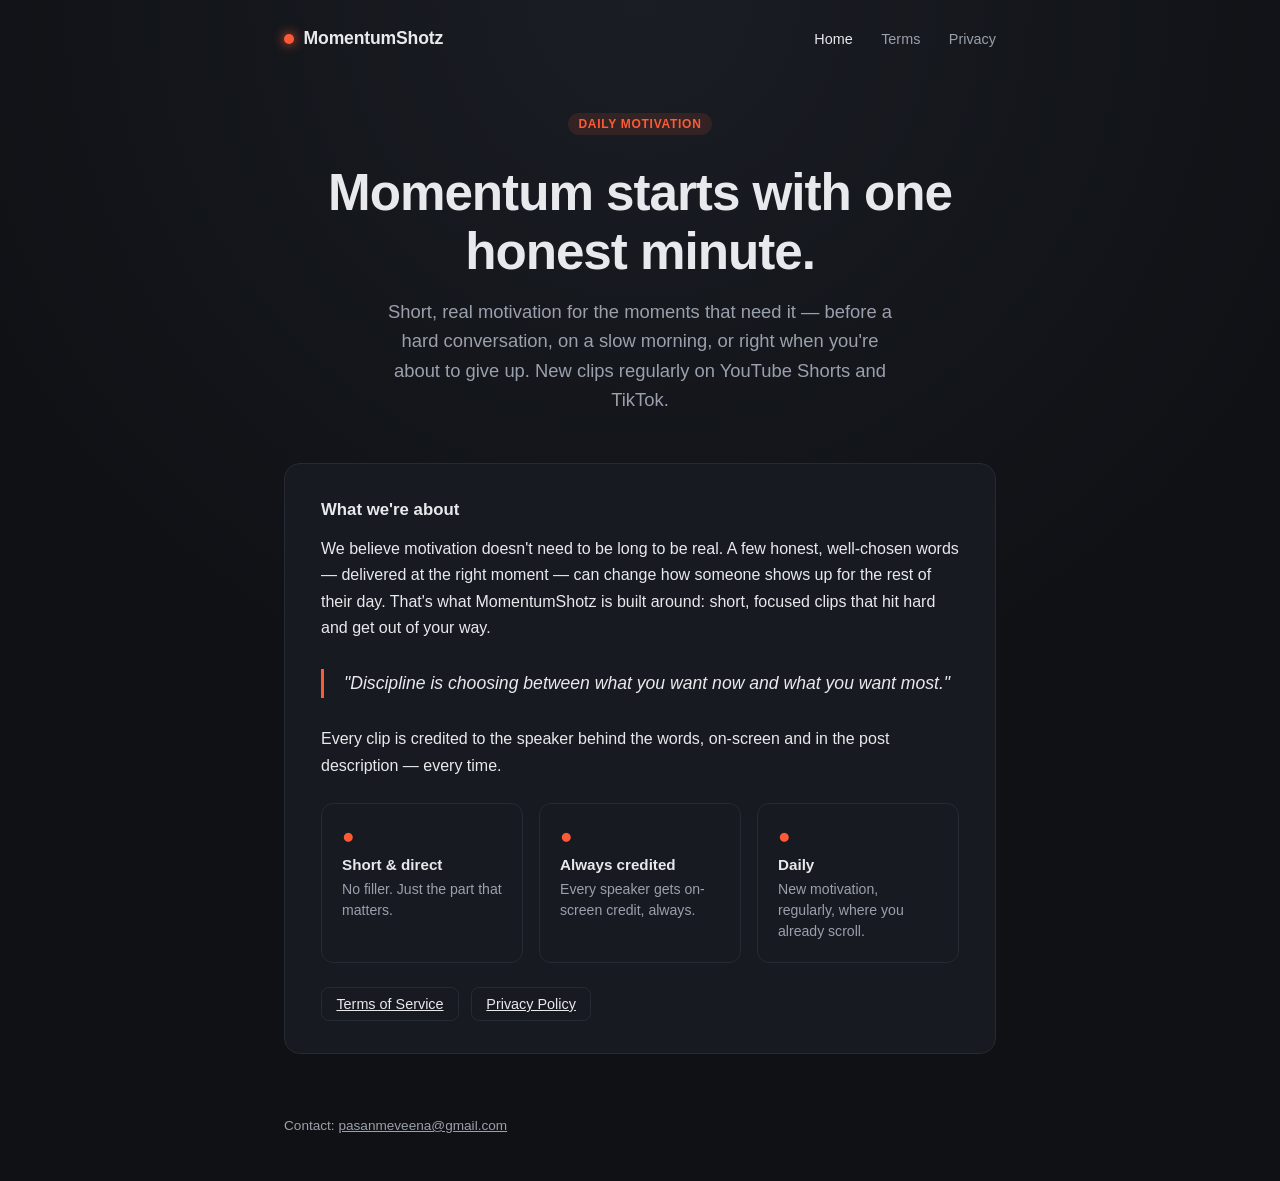
<file: index.html>
<!DOCTYPE html>
<html lang="en">
<head>
<meta charset="UTF-8">
<meta name="viewport" content="width=device-width, initial-scale=1.0">
<title>MomentumShotz — Daily Motivation</title>
<link rel="stylesheet" href="style.css">
</head>
<body>
  <header>
    <a class="brand" href="index.html"><span class="dot"></span>MomentumShotz</a>
    <nav>
      <a href="index.html" class="active">Home</a>
      <a href="terms.html">Terms</a>
      <a href="privacy.html">Privacy</a>
    </nav>
  </header>

  <main>
    <section class="hero">
      <span class="eyebrow">Daily Motivation</span>
      <h1>Momentum starts with one honest minute.</h1>
      <p class="tagline">Short, real motivation for the moments that need it —
      before a hard conversation, on a slow morning, or right when you're
      about to give up. New clips regularly on YouTube Shorts and TikTok.</p>
    </section>

    <div class="card">
      <h2 style="margin-top:0;">What we're about</h2>
      <p>We believe motivation doesn't need to be long to be real. A few
      honest, well-chosen words — delivered at the right moment — can change
      how someone shows up for the rest of their day. That's what
      MomentumShotz is built around: short, focused clips that hit hard and
      get out of your way.</p>

      <div class="quote">"Discipline is choosing between what you want now
      and what you want most."</div>

      <p>Every clip is credited to the speaker behind the words, on-screen
      and in the post description — every time.</p>

      <div class="pillars">
        <div class="pillar">
          <div class="icon">&#9679;</div>
          <h3>Short &amp; direct</h3>
          <p>No filler. Just the part that matters.</p>
        </div>
        <div class="pillar">
          <div class="icon">&#9679;</div>
          <h3>Always credited</h3>
          <p>Every speaker gets on-screen credit, always.</p>
        </div>
        <div class="pillar">
          <div class="icon">&#9679;</div>
          <h3>Daily</h3>
          <p>New motivation, regularly, where you already scroll.</p>
        </div>
      </div>

      <ul class="links">
        <li><a href="terms.html">Terms of Service</a></li>
        <li><a href="privacy.html">Privacy Policy</a></li>
      </ul>
    </div>
  </main>

  <footer>
    Contact: <a href="mailto:pasanmeveena@gmail.com">pasanmeveena@gmail.com</a>
  </footer>
</body>
</html>
</file>
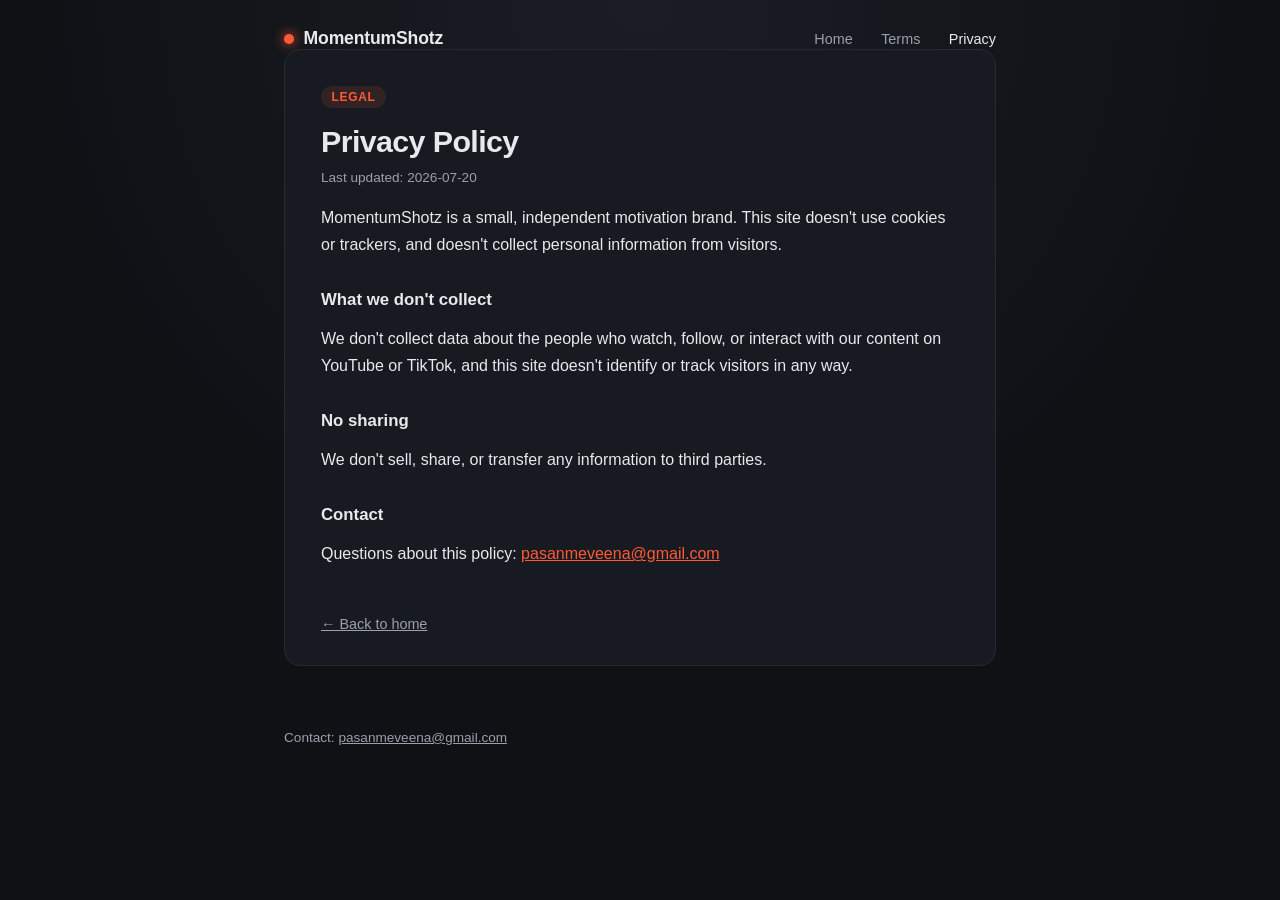
<file: privacy.html>
<!DOCTYPE html>
<html lang="en">
<head>
<meta charset="UTF-8">
<meta name="viewport" content="width=device-width, initial-scale=1.0">
<title>Privacy Policy — MomentumShotz</title>
<link rel="stylesheet" href="style.css">
</head>
<body>
  <header>
    <a class="brand" href="index.html"><span class="dot"></span>MomentumShotz</a>
    <nav>
      <a href="index.html">Home</a>
      <a href="terms.html">Terms</a>
      <a href="privacy.html" class="active">Privacy</a>
    </nav>
  </header>

  <main>
    <div class="card">
      <span class="eyebrow">Legal</span>
      <h1>Privacy Policy</h1>
      <p class="updated">Last updated: 2026-07-20</p>

      <p>MomentumShotz is a small, independent motivation brand. This site
      doesn't use cookies or trackers, and doesn't collect personal
      information from visitors.</p>

      <h2>What we don't collect</h2>
      <p>We don't collect data about the people who watch, follow, or
      interact with our content on YouTube or TikTok, and this site doesn't
      identify or track visitors in any way.</p>

      <h2>No sharing</h2>
      <p>We don't sell, share, or transfer any information to third
      parties.</p>

      <h2>Contact</h2>
      <p>Questions about this policy: <a href="mailto:pasanmeveena@gmail.com">pasanmeveena@gmail.com</a></p>

      <a class="back" href="index.html">&larr; Back to home</a>
    </div>
  </main>

  <footer>
    Contact: <a href="mailto:pasanmeveena@gmail.com">pasanmeveena@gmail.com</a>
  </footer>
</body>
</html>
</file>
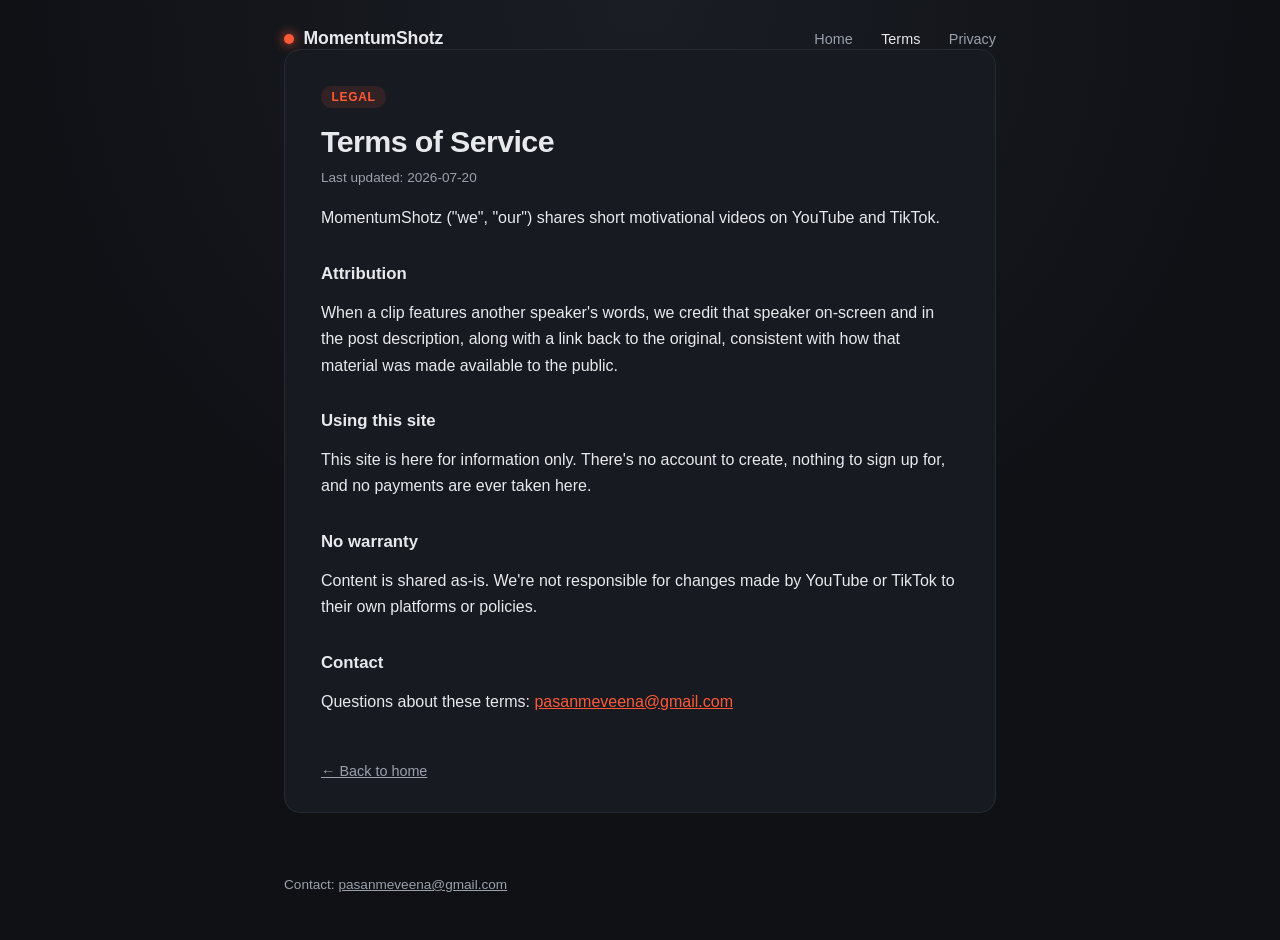
<file: terms.html>
<!DOCTYPE html>
<html lang="en">
<head>
<meta charset="UTF-8">
<meta name="viewport" content="width=device-width, initial-scale=1.0">
<title>Terms of Service — MomentumShotz</title>
<link rel="stylesheet" href="style.css">
</head>
<body>
  <header>
    <a class="brand" href="index.html"><span class="dot"></span>MomentumShotz</a>
    <nav>
      <a href="index.html">Home</a>
      <a href="terms.html" class="active">Terms</a>
      <a href="privacy.html">Privacy</a>
    </nav>
  </header>

  <main>
    <div class="card">
      <span class="eyebrow">Legal</span>
      <h1>Terms of Service</h1>
      <p class="updated">Last updated: 2026-07-20</p>

      <p>MomentumShotz ("we", "our") shares short motivational videos on
      YouTube and TikTok.</p>

      <h2>Attribution</h2>
      <p>When a clip features another speaker's words, we credit that
      speaker on-screen and in the post description, along with a link
      back to the original, consistent with how that material was made
      available to the public.</p>

      <h2>Using this site</h2>
      <p>This site is here for information only. There's no account to
      create, nothing to sign up for, and no payments are ever taken here.</p>

      <h2>No warranty</h2>
      <p>Content is shared as-is. We're not responsible for changes made by
      YouTube or TikTok to their own platforms or policies.</p>

      <h2>Contact</h2>
      <p>Questions about these terms: <a href="mailto:pasanmeveena@gmail.com">pasanmeveena@gmail.com</a></p>

      <a class="back" href="index.html">&larr; Back to home</a>
    </div>
  </main>

  <footer>
    Contact: <a href="mailto:pasanmeveena@gmail.com">pasanmeveena@gmail.com</a>
  </footer>
</body>
</html>
</file>
<file: style.css>
:root {
  --bg: #0f1115;
  --card: #171a21;
  --text: #e8e9ec;
  --muted: #9aa0ac;
  --accent: #ff5a36;
  --accent-soft: rgba(255, 90, 54, 0.12);
  --border: #262a33;
}

* { box-sizing: border-box; }

body {
  margin: 0;
  font-family: -apple-system, "Segoe UI", Roboto, Helvetica, Arial, sans-serif;
  background: radial-gradient(circle at top, #1a1d24 0%, var(--bg) 55%);
  color: var(--text);
  min-height: 100vh;
}

header {
  display: flex;
  align-items: center;
  justify-content: space-between;
  max-width: 760px;
  margin: 0 auto;
  padding: 1.75rem 1.5rem 0;
}

.brand {
  display: flex;
  align-items: center;
  gap: 0.6rem;
  font-weight: 700;
  font-size: 1.1rem;
  letter-spacing: -0.01em;
  text-decoration: none;
  color: var(--text);
}

.brand .dot {
  width: 10px;
  height: 10px;
  border-radius: 50%;
  background: var(--accent);
  box-shadow: 0 0 12px var(--accent);
}

nav a {
  color: var(--muted);
  text-decoration: none;
  font-size: 0.9rem;
  margin-left: 1.5rem;
  transition: color 0.15s ease;
}

nav a:hover, nav a.active { color: var(--text); }

main {
  max-width: 760px;
  margin: 0 auto 4rem;
  padding: 0 1.5rem;
}

.hero {
  text-align: center;
  padding: 4rem 0 3rem;
}

.hero h1 {
  font-size: clamp(2.2rem, 6vw, 3.2rem);
  margin: 0.75rem 0 1rem;
}

.hero .tagline {
  font-size: 1.15rem;
  color: var(--muted);
  max-width: 520px;
  margin: 0 auto;
  line-height: 1.6;
}

.card {
  background: var(--card);
  border: 1px solid var(--border);
  border-radius: 16px;
  padding: 2.25rem 2.25rem 2rem;
  margin-bottom: 1.5rem;
}

.pillars {
  display: grid;
  grid-template-columns: repeat(3, 1fr);
  gap: 1rem;
  margin-top: 1.5rem;
}

.pillar {
  background: var(--card);
  border: 1px solid var(--border);
  border-radius: 12px;
  padding: 1.25rem;
}

.pillar .icon {
  color: var(--accent);
  font-size: 1.3rem;
}

.pillar h3 {
  font-size: 0.95rem;
  margin: 0.5rem 0 0.35rem;
}

.pillar p {
  font-size: 0.88rem;
  color: var(--muted);
  margin: 0;
  line-height: 1.5;
}

.quote {
  border-left: 3px solid var(--accent);
  padding: 0.25rem 0 0.25rem 1.25rem;
  margin: 1.75rem 0;
  font-size: 1.1rem;
  font-style: italic;
  color: var(--text);
}

@media (max-width: 560px) {
  .pillars { grid-template-columns: 1fr; }
}

.eyebrow {
  display: inline-block;
  font-size: 0.75rem;
  font-weight: 600;
  letter-spacing: 0.06em;
  text-transform: uppercase;
  color: var(--accent);
  background: var(--accent-soft);
  padding: 0.25rem 0.65rem;
  border-radius: 999px;
  margin-bottom: 1rem;
}

h1 {
  font-size: 1.9rem;
  margin: 0 0 0.5rem;
  letter-spacing: -0.02em;
}

h2 {
  font-size: 1.05rem;
  margin-top: 2rem;
  margin-bottom: 0.5rem;
  color: var(--text);
}

p { line-height: 1.65; color: var(--text); }
.updated { color: var(--muted); font-size: 0.85rem; margin-top: 0; }

a { color: var(--accent); }
a:hover { text-decoration: none; }

code {
  background: var(--accent-soft);
  color: var(--accent);
  padding: 0.1rem 0.4rem;
  border-radius: 4px;
  font-size: 0.9em;
}

ul.links {
  list-style: none;
  padding: 0;
  margin: 1.5rem 0 0;
  display: flex;
  gap: 0.75rem;
}

ul.links li a {
  display: inline-block;
  border: 1px solid var(--border);
  border-radius: 8px;
  padding: 0.5rem 0.9rem;
  color: var(--text);
  font-size: 0.9rem;
}

ul.links li a:hover { border-color: var(--accent); color: var(--accent); }

.back {
  display: inline-block;
  margin-top: 2rem;
  font-size: 0.9rem;
  color: var(--muted);
}

.back:hover { color: var(--accent); }

footer {
  max-width: 760px;
  margin: 0 auto;
  padding: 0 1.5rem 3rem;
  font-size: 0.85rem;
  color: var(--muted);
}

footer a { color: var(--muted); }
footer a:hover { color: var(--accent); }
</file>
